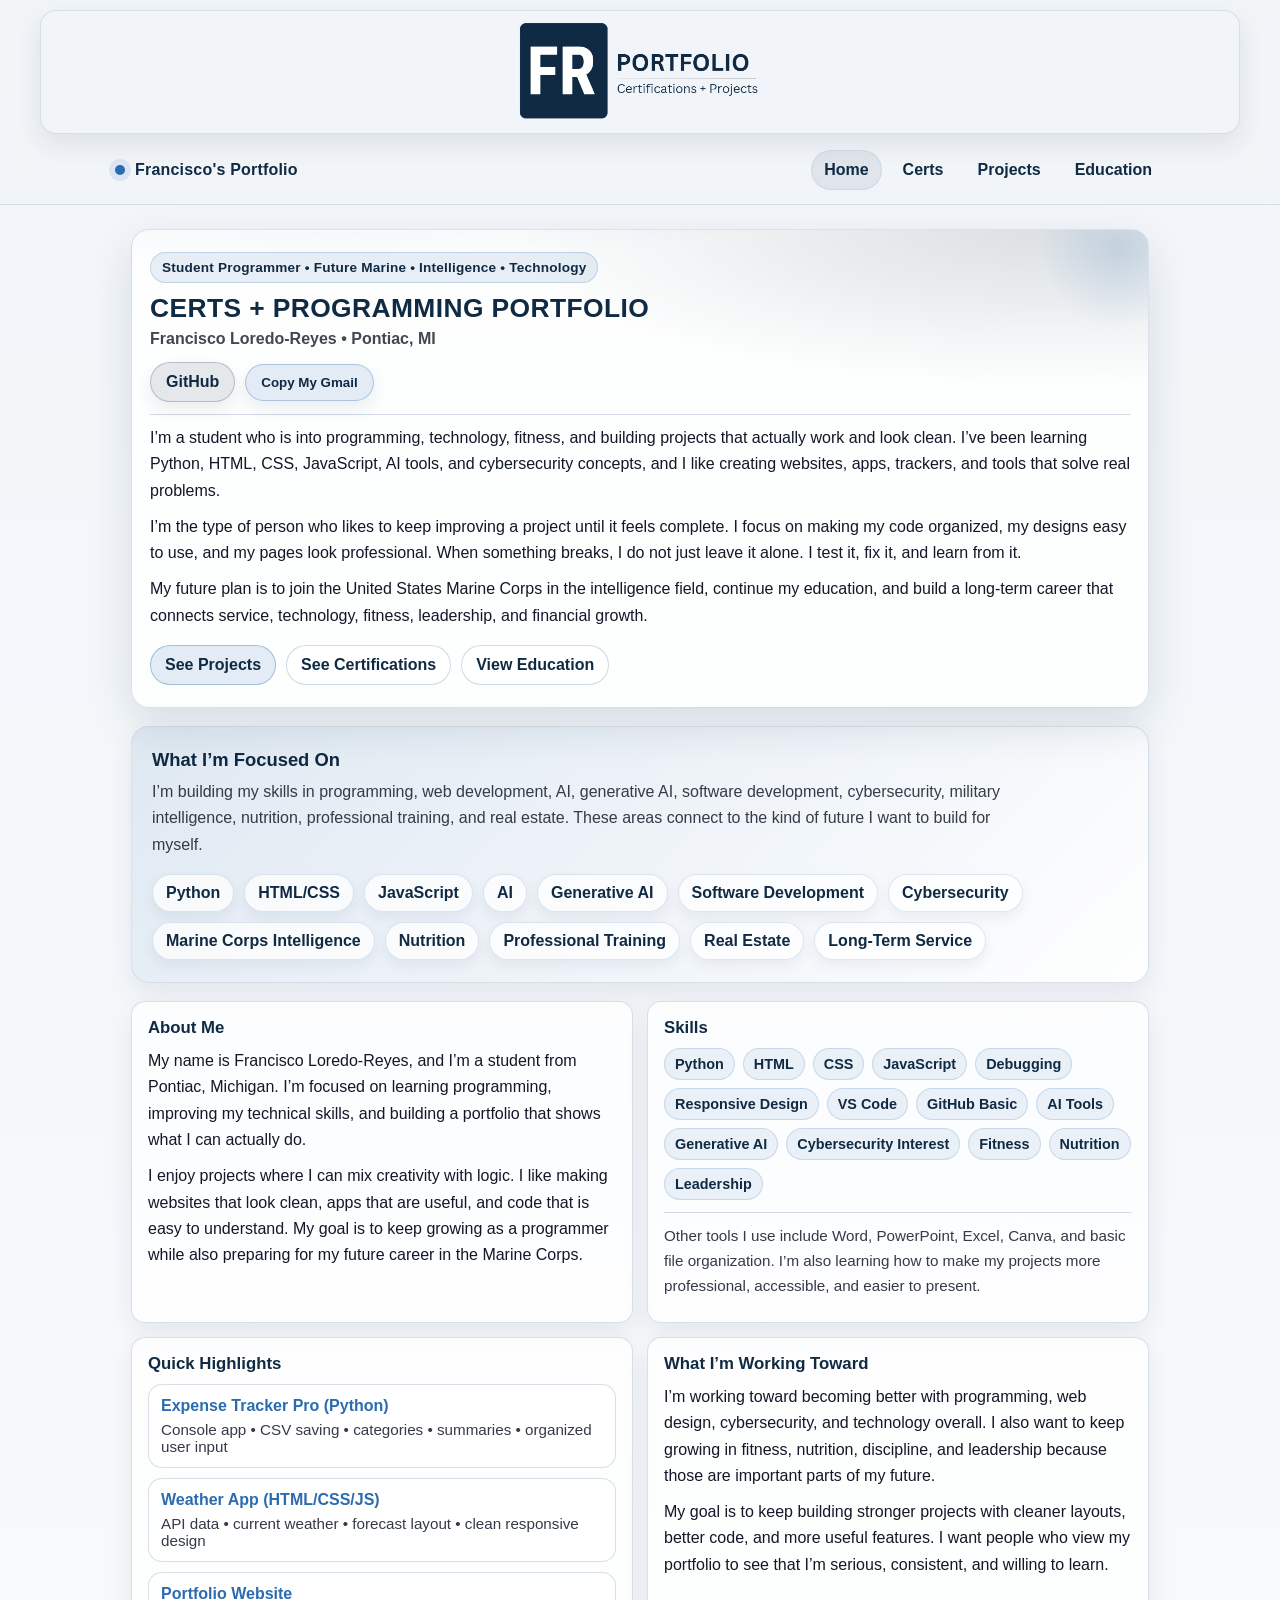
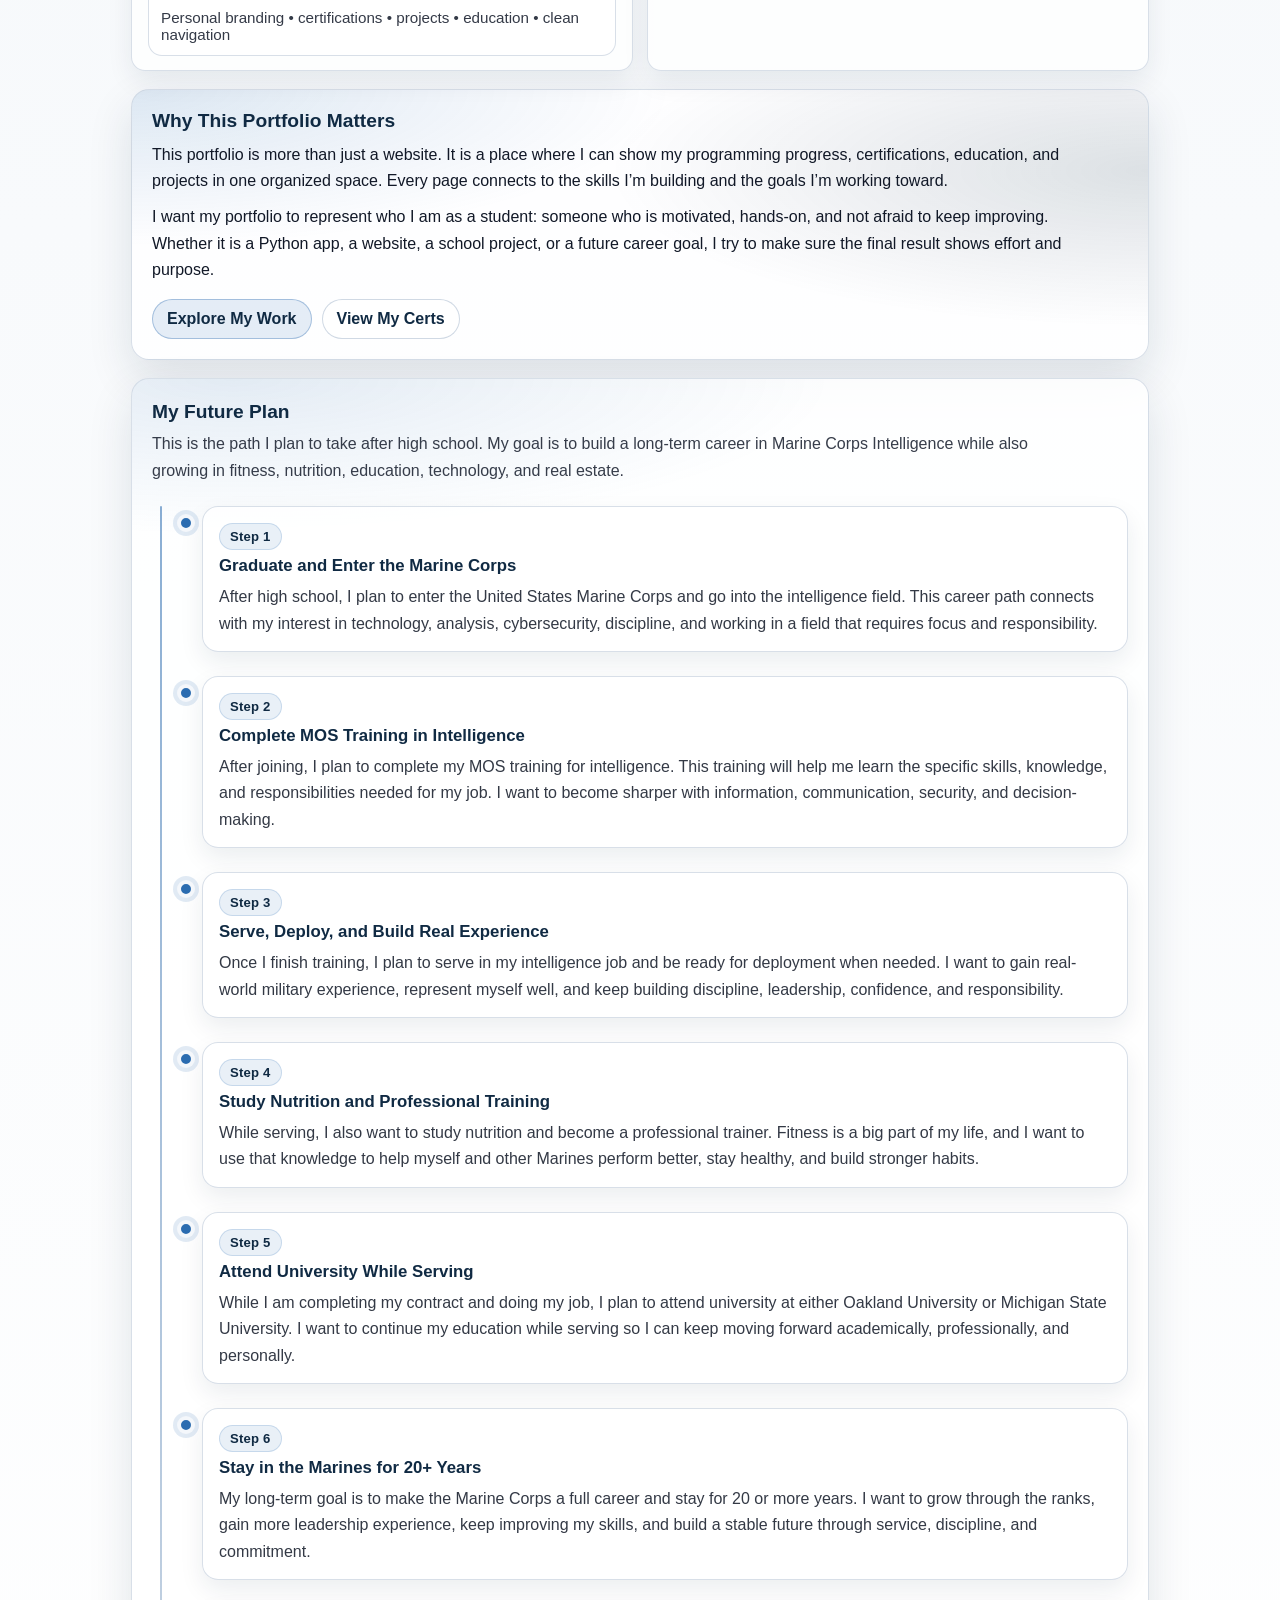
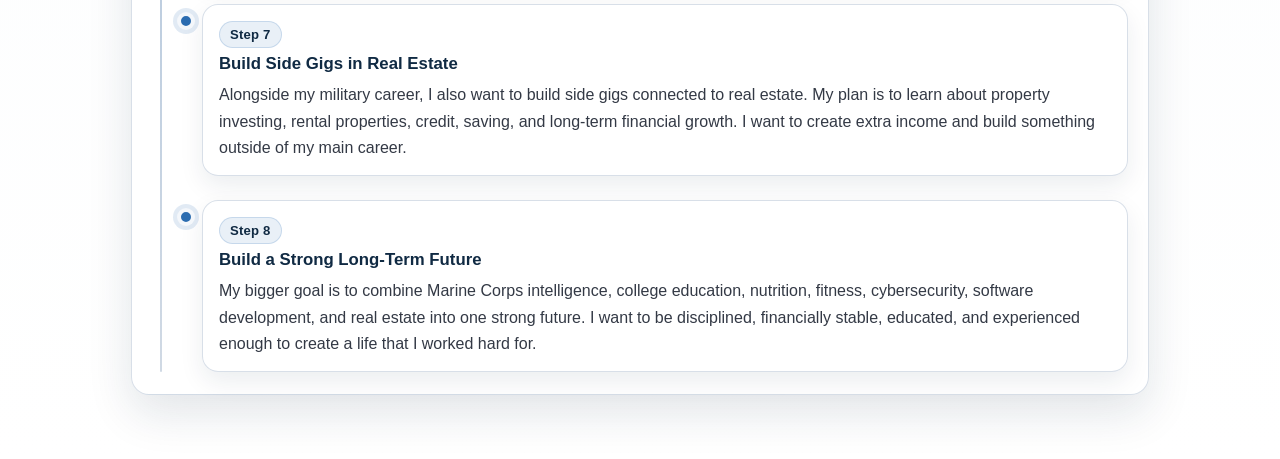
<file: index.html>
<!DOCTYPE html>
<html lang="en">
  <head>
    <meta charset="utf-8" />
    <meta name="viewport" content="width=device-width, initial-scale=1" />
    <title>Francisco | Portfolio</title>
    <link rel="stylesheet" href="styles.css" />
  </head>

  <body>
    <header class="site-header">
      <div class="banner-wrap">
        <div class="banner">
          <img src="LOGO.png" alt="FR Portfolio Banner" />
        </div>
      </div>

      <nav class="nav">
        <div class="nav-inner">
          <div class="brand-mini">
            <span class="brand-dot"></span>
            <span>Francisco's Portfolio</span>
          </div>

          <div class="nav-links">
            <a class="active" href="index.html">Home</a>
            <a href="certs.html">Certs</a>
            <a href="projects.html">Projects</a>
            <a href="education.html">Education</a>
          </div>
        </div>
      </nav>
    </header>

    <main class="container">
      <section class="hero">
        <div class="eyebrow">
          Student Programmer • Future Marine • Intelligence • Technology
        </div>

        <h1>CERTS + PROGRAMMING PORTFOLIO</h1>

        <div class="meta">Francisco Loredo-Reyes • Pontiac, MI</div>

        <div class="profile-links">
          <a
            class="profile-link github-link"
            href="https://github.com/mmmmcheeseburger"
            target="_blank"
            rel="noopener noreferrer"
          >
            GitHub
          </a>

          <button
            class="profile-link gmail-link"
            type="button"
            onclick="copyGmail()"
          >
            Copy My Gmail
          </button>

          <span id="copyMessage" class="copy-message"></span>
        </div>

        <hr class="sep" />

        <p>
          I’m a student who is into programming, technology, fitness, and
          building projects that actually work and look clean. I’ve been
          learning Python, HTML, CSS, JavaScript, AI tools, and cybersecurity
          concepts, and I like creating websites, apps, trackers, and tools that
          solve real problems.
        </p>

        <p>
          I’m the type of person who likes to keep improving a project until it
          feels complete. I focus on making my code organized, my designs easy
          to use, and my pages look professional. When something breaks, I do
          not just leave it alone. I test it, fix it, and learn from it.
        </p>

        <p>
          My future plan is to join the United States Marine Corps in the
          intelligence field, continue my education, and build a long-term
          career that connects service, technology, fitness, leadership, and
          financial growth.
        </p>

        <div class="hero-actions">
          <a class="btn btn-primary" href="projects.html">See Projects</a>
          <a class="btn" href="certs.html">See Certifications</a>
          <a class="btn btn-ghost" href="education.html">View Education</a>
        </div>
      </section>

      <section class="focus-section">
        <div class="focus-intro">
          <h2>What I’m Focused On</h2>
          <p>
            I’m building my skills in programming, web development, AI,
            generative AI, software development, cybersecurity, military
            intelligence, nutrition, professional training, and real estate.
            These areas connect to the kind of future I want to build for
            myself.
          </p>
        </div>

        <div class="focus-tags">
          <span>Python</span>
          <span>HTML/CSS</span>
          <span>JavaScript</span>
          <span>AI</span>
          <span>Generative AI</span>
          <span>Software Development</span>
          <span>Cybersecurity</span>
          <span>Marine Corps Intelligence</span>
          <span>Nutrition</span>
          <span>Professional Training</span>
          <span>Real Estate</span>
          <span>Long-Term Service</span>
        </div>
      </section>

      <section class="grid">
        <div class="card">
          <h2>About Me</h2>

          <p>
            My name is Francisco Loredo-Reyes, and I’m a student from Pontiac,
            Michigan. I’m focused on learning programming, improving my
            technical skills, and building a portfolio that shows what I can
            actually do.
          </p>

          <p>
            I enjoy projects where I can mix creativity with logic. I like
            making websites that look clean, apps that are useful, and code that
            is easy to understand. My goal is to keep growing as a programmer
            while also preparing for my future career in the Marine Corps.
          </p>
        </div>

        <div class="card">
          <h2>Skills</h2>

          <div class="skills-list">
            <span class="badge">Python</span>
            <span class="badge">HTML</span>
            <span class="badge">CSS</span>
            <span class="badge">JavaScript</span>
            <span class="badge">Debugging</span>
            <span class="badge">Responsive Design</span>
            <span class="badge">VS Code</span>
            <span class="badge">GitHub Basic</span>
            <span class="badge">AI Tools</span>
            <span class="badge">Generative AI</span>
            <span class="badge">Cybersecurity Interest</span>
            <span class="badge">Fitness</span>
            <span class="badge">Nutrition</span>
            <span class="badge">Leadership</span>
          </div>

          <hr class="sep" />

          <p class="small">
            Other tools I use include Word, PowerPoint, Excel, Canva, and basic
            file organization. I’m also learning how to make my projects more
            professional, accessible, and easier to present.
          </p>
        </div>

        <div class="card">
          <h2>Quick Highlights</h2>

          <div class="project">
            <div class="title">Expense Tracker Pro (Python)</div>
            <div class="small">
              Console app • CSV saving • categories • summaries • organized user
              input
            </div>
          </div>

          <div style="height: 10px"></div>

          <div class="project">
            <div class="title">Weather App (HTML/CSS/JS)</div>
            <div class="small">
              API data • current weather • forecast layout • clean responsive
              design
            </div>
          </div>

          <div style="height: 10px"></div>

          <div class="project">
            <div class="title">Portfolio Website</div>
            <div class="small">
              Personal branding • certifications • projects • education • clean
              navigation
            </div>
          </div>
        </div>

        <div class="card">
          <h2>What I’m Working Toward</h2>

          <p>
            I’m working toward becoming better with programming, web design,
            cybersecurity, and technology overall. I also want to keep growing
            in fitness, nutrition, discipline, and leadership because those are
            important parts of my future.
          </p>

          <p>
            My goal is to keep building stronger projects with cleaner layouts,
            better code, and more useful features. I want people who view my
            portfolio to see that I’m serious, consistent, and willing to learn.
          </p>
        </div>
      </section>

      <section class="feature-section">
        <div class="feature-content">
          <h2>Why This Portfolio Matters</h2>

          <p>
            This portfolio is more than just a website. It is a place where I
            can show my programming progress, certifications, education, and
            projects in one organized space. Every page connects to the skills
            I’m building and the goals I’m working toward.
          </p>

          <p>
            I want my portfolio to represent who I am as a student: someone who
            is motivated, hands-on, and not afraid to keep improving. Whether it
            is a Python app, a website, a school project, or a future career
            goal, I try to make sure the final result shows effort and purpose.
          </p>

          <div class="hero-actions">
            <a class="btn btn-primary" href="projects.html">Explore My Work</a>
            <a class="btn" href="certs.html">View My Certs</a>
          </div>
        </div>
      </section>

      <section class="timeline-section">
        <div class="timeline-header">
          <h2>My Future Plan</h2>
          <p>
            This is the path I plan to take after high school. My goal is to
            build a long-term career in Marine Corps Intelligence while also
            growing in fitness, nutrition, education, technology, and real
            estate.
          </p>
        </div>

        <div class="timeline">
          <div class="timeline-item">
            <div class="timeline-dot"></div>
            <div class="timeline-content">
              <span class="timeline-step">Step 1</span>
              <h3>Graduate and Enter the Marine Corps</h3>
              <p>
                After high school, I plan to enter the United States Marine
                Corps and go into the intelligence field. This career path
                connects with my interest in technology, analysis,
                cybersecurity, discipline, and working in a field that requires
                focus and responsibility.
              </p>
            </div>
          </div>

          <div class="timeline-item">
            <div class="timeline-dot"></div>
            <div class="timeline-content">
              <span class="timeline-step">Step 2</span>
              <h3>Complete MOS Training in Intelligence</h3>
              <p>
                After joining, I plan to complete my MOS training for
                intelligence. This training will help me learn the specific
                skills, knowledge, and responsibilities needed for my job. I
                want to become sharper with information, communication,
                security, and decision-making.
              </p>
            </div>
          </div>

          <div class="timeline-item">
            <div class="timeline-dot"></div>
            <div class="timeline-content">
              <span class="timeline-step">Step 3</span>
              <h3>Serve, Deploy, and Build Real Experience</h3>
              <p>
                Once I finish training, I plan to serve in my intelligence job
                and be ready for deployment when needed. I want to gain
                real-world military experience, represent myself well, and keep
                building discipline, leadership, confidence, and responsibility.
              </p>
            </div>
          </div>

          <div class="timeline-item">
            <div class="timeline-dot"></div>
            <div class="timeline-content">
              <span class="timeline-step">Step 4</span>
              <h3>Study Nutrition and Professional Training</h3>
              <p>
                While serving, I also want to study nutrition and become a
                professional trainer. Fitness is a big part of my life, and I
                want to use that knowledge to help myself and other Marines
                perform better, stay healthy, and build stronger habits.
              </p>
            </div>
          </div>

          <div class="timeline-item">
            <div class="timeline-dot"></div>
            <div class="timeline-content">
              <span class="timeline-step">Step 5</span>
              <h3>Attend University While Serving</h3>
              <p>
                While I am completing my contract and doing my job, I plan to
                attend university at either Oakland University or Michigan State
                University. I want to continue my education while serving so I
                can keep moving forward academically, professionally, and
                personally.
              </p>
            </div>
          </div>

          <div class="timeline-item">
            <div class="timeline-dot"></div>
            <div class="timeline-content">
              <span class="timeline-step">Step 6</span>
              <h3>Stay in the Marines for 20+ Years</h3>
              <p>
                My long-term goal is to make the Marine Corps a full career and
                stay for 20 or more years. I want to grow through the ranks,
                gain more leadership experience, keep improving my skills, and
                build a stable future through service, discipline, and
                commitment.
              </p>
            </div>
          </div>

          <div class="timeline-item">
            <div class="timeline-dot"></div>
            <div class="timeline-content">
              <span class="timeline-step">Step 7</span>
              <h3>Build Side Gigs in Real Estate</h3>
              <p>
                Alongside my military career, I also want to build side gigs
                connected to real estate. My plan is to learn about property
                investing, rental properties, credit, saving, and long-term
                financial growth. I want to create extra income and build
                something outside of my main career.
              </p>
            </div>
          </div>

          <div class="timeline-item">
            <div class="timeline-dot"></div>
            <div class="timeline-content">
              <span class="timeline-step">Step 8</span>
              <h3>Build a Strong Long-Term Future</h3>
              <p>
                My bigger goal is to combine Marine Corps intelligence, college
                education, nutrition, fitness, cybersecurity, software
                development, and real estate into one strong future. I want to
                be disciplined, financially stable, educated, and experienced
                enough to create a life that I worked hard for.
              </p>
            </div>
          </div>
        </div>
      </section>
    </main>

    <script src="main.js"></script>
  </body>
</html>
</file>
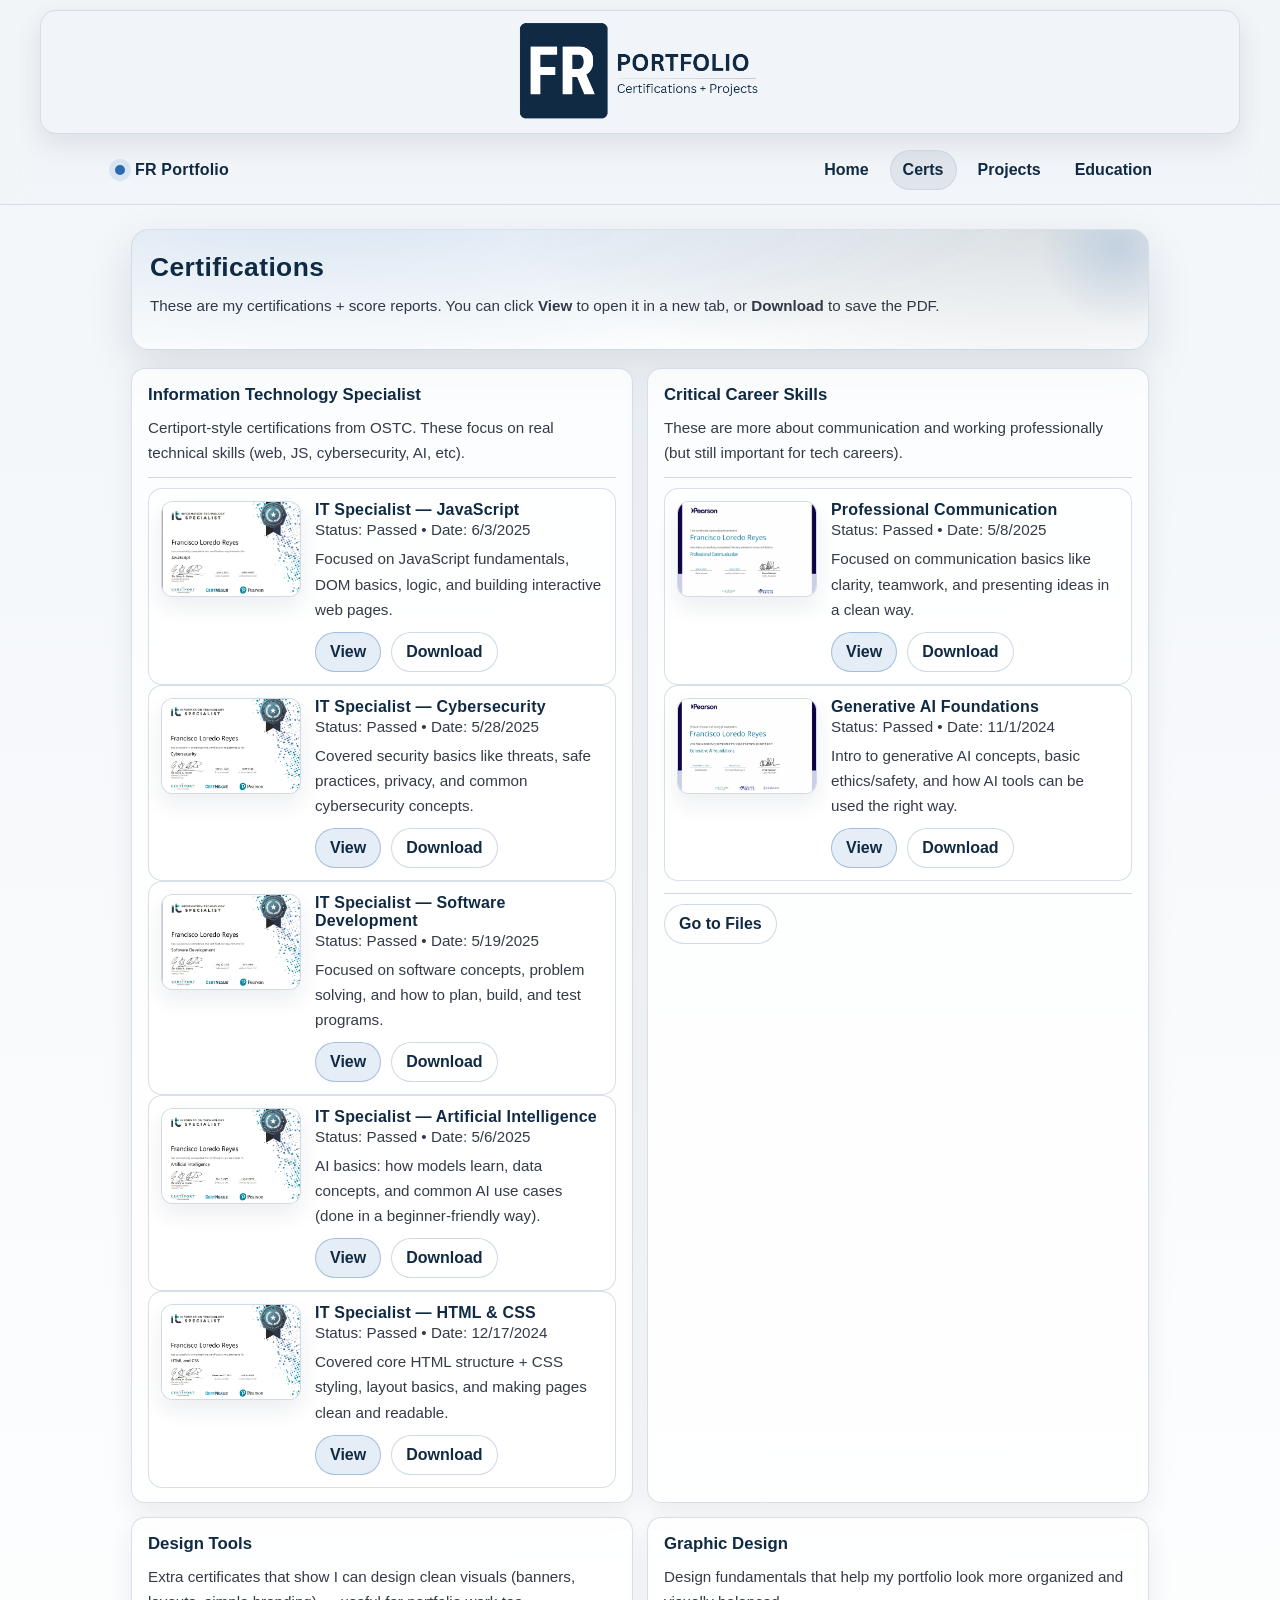
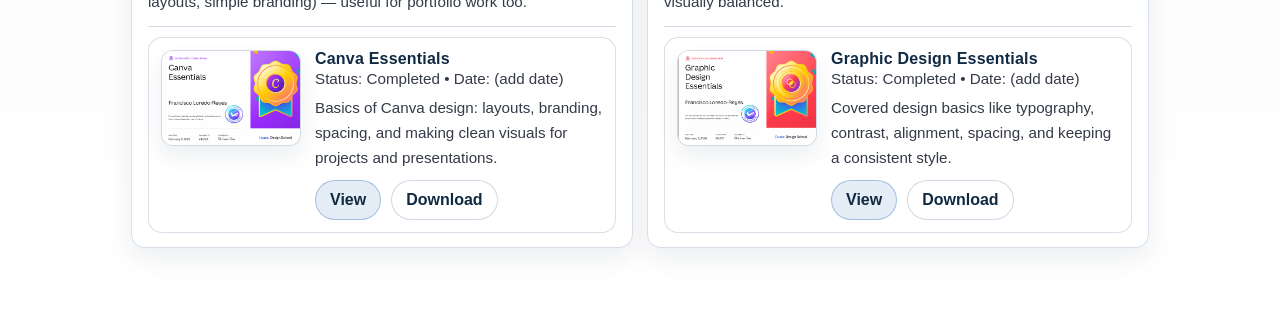
<file: certs.html>
<!DOCTYPE html>
<html lang="en">
  <head>
    <meta charset="utf-8" />
    <meta name="viewport" content="width=device-width,initial-scale=1" />
    <title>Certifications | FR Portfolio</title>
    <link rel="stylesheet" href="styles.css" />
  </head>

  <body>
    <header class="site-header">
      <div class="banner-wrap">
        <div class="banner">
          <img src="LOGO.png" alt="FR Portfolio Banner" />
        </div>
      </div>

      <nav class="nav">
        <div class="nav-inner">
          <div class="brand-mini">
            <span class="brand-dot"></span><span>FR Portfolio</span>
          </div>
          <div class="nav-links">
            <a href="index.html">Home</a>
            <a href="certs.html">Certs</a>
            <a href="projects.html">Projects</a>
            <a href="education.html">Education</a>
          </div>
        </div>
      </nav>
    </header>

    <main class="container">
      <section class="hero">
        <h1>Certifications</h1>
        <p class="small">
          These are my certifications + score reports. You can click
          <b>View</b> to open it in a new tab, or <b>Download</b> to save the
          PDF.
        </p>
      </section>

      <section class="grid">
        <!-- ===================== -->
        <!-- IT SPECIALIST CERTS -->
        <!-- ===================== -->
        <div class="card">
          <h2>Information Technology Specialist</h2>
          <p class="small">
            Certiport-style certifications from OSTC. These focus on real
            technical skills (web, JS, cybersecurity, AI, etc).
          </p>

          <hr class="sep" />

          <!-- JavaScript -->
          <article class="cert-item project">
            <img
              class="cert-thumb"
              src="js cert.png"
              alt="IT Specialist JavaScript preview"
              loading="lazy"
            />
            <div class="cert-body">
              <div class="cert-title">IT Specialist — JavaScript</div>
              <div class="cert-meta small">Status: Passed • Date: 6/3/2025</div>
              <p class="cert-desc small">
                Focused on JavaScript fundamentals, DOM basics, logic, and
                building interactive web pages.
              </p>
              <div class="cert-actions">
                <a
                  class="btn btn-primary"
                  href="cert JS.pdf"
                  target="_blank"
                  rel="noopener"
                  >View</a
                >
                <a
                  class="btn btn-ghost"
                  href="cert JS.pdf"
                  download
                  target="_blank"
                  rel="noopener"
                  >Download</a
                >
              </div>
            </div>
          </article>

          <!-- Cybersecurity -->
          <article class="cert-item project">
            <img
              class="cert-thumb"
              src="cyber .png"
              alt="IT Specialist Cybersecurity preview"
              loading="lazy"
            />
            <div class="cert-body">
              <div class="cert-title">IT Specialist — Cybersecurity</div>
              <div class="cert-meta small">
                Status: Passed • Date: 5/28/2025
              </div>
              <p class="cert-desc small">
                Covered security basics like threats, safe practices, privacy,
                and common cybersecurity concepts.
              </p>
              <div class="cert-actions">
                <a
                  class="btn btn-primary"
                  href="cert cyber.pdf"
                  target="_blank"
                  rel="noopener"
                  >View</a
                >
                <a
                  class="btn btn-ghost"
                  href="cert cyber.pdf"
                  download
                  target="_blank"
                  rel="noopener"
                  >Download</a
                >
              </div>
            </div>
          </article>

          <!-- Software Development -->
          <article class="cert-item project">
            <img
              class="cert-thumb"
              src="software.png"
              alt="IT Specialist Software Development preview"
              loading="lazy"
            />
            <div class="cert-body">
              <div class="cert-title">IT Specialist — Software Development</div>
              <div class="cert-meta small">
                Status: Passed • Date: 5/19/2025
              </div>
              <p class="cert-desc small">
                Focused on software concepts, problem solving, and how to plan,
                build, and test programs.
              </p>
              <div class="cert-actions">
                <a
                  class="btn btn-primary"
                  href="cert software.pdf"
                  target="_blank"
                  rel="noopener"
                  >View</a
                >
                <a
                  class="btn btn-ghost"
                  href="cert software.pdf"
                  download
                  target="_blank"
                  rel="noopener"
                  >Download</a
                >
              </div>
            </div>
          </article>

          <!-- AI -->
          <article class="cert-item project">
            <img
              class="cert-thumb"
              src="AI.png"
              alt="IT Specialist Artificial Intelligence preview"
              loading="lazy"
            />
            <div class="cert-body">
              <div class="cert-title">
                IT Specialist — Artificial Intelligence
              </div>
              <div class="cert-meta small">Status: Passed • Date: 5/6/2025</div>
              <p class="cert-desc small">
                AI basics: how models learn, data concepts, and common AI use
                cases (done in a beginner-friendly way).
              </p>
              <div class="cert-actions">
                <a
                  class="btn btn-primary"
                  href="cert AI.pdf"
                  target="_blank"
                  rel="noopener"
                  >View</a
                >
                <a
                  class="btn btn-ghost"
                  href="cert AI.pdf"
                  download
                  target="_blank"
                  rel="noopener"
                  >Download</a
                >
              </div>
            </div>
          </article>

          <!-- HTML/CSS -->
          <article class="cert-item project">
            <img
              class="cert-thumb"
              src="html and css .png"
              alt="IT Specialist HTML and CSS preview"
              loading="lazy"
            />
            <div class="cert-body">
              <div class="cert-title">IT Specialist — HTML &amp; CSS</div>
              <div class="cert-meta small">
                Status: Passed • Date: 12/17/2024
              </div>
              <p class="cert-desc small">
                Covered core HTML structure + CSS styling, layout basics, and
                making pages clean and readable.
              </p>
              <div class="cert-actions">
                <a
                  class="btn btn-primary"
                  href="cert Htmls and css.pdf"
                  target="_blank"
                  rel="noopener"
                  >View</a
                >
                <a
                  class="btn btn-ghost"
                  href="cert Htmls and css.pdf"
                  download
                  target="_blank"
                  rel="noopener"
                  >Download</a
                >
              </div>
            </div>
          </article>
        </div>

        <!-- ===================== -->
        <!-- CRITICAL CAREER SKILLS -->
        <!-- ===================== -->
        <div class="card">
          <h2>Critical Career Skills</h2>
          <p class="small">
            These are more about communication and working professionally (but
            still important for tech careers).
          </p>

          <hr class="sep" />

          <!-- Professional Communication -->
          <article class="cert-item project">
            <img
              class="cert-thumb"
              src="pro comms .png"
              alt="Professional Communication preview"
              loading="lazy"
            />
            <div class="cert-body">
              <div class="cert-title">Professional Communication</div>
              <div class="cert-meta small">Status: Passed • Date: 5/8/2025</div>
              <p class="cert-desc small">
                Focused on communication basics like clarity, teamwork, and
                presenting ideas in a clean way.
              </p>
              <div class="cert-actions">
                <a
                  class="btn btn-primary"
                  href="cert pro coms.pdf"
                  target="_blank"
                  rel="noopener"
                  >View</a
                >
                <a
                  class="btn btn-ghost"
                  href="cert pro coms.pdf"
                  download
                  target="_blank"
                  rel="noopener"
                  >Download</a
                >
              </div>
            </div>
          </article>

          <!-- Generative AI Foundations -->
          <article class="cert-item project">
            <img
              class="cert-thumb"
              src="gen ai .png"
              alt="Generative AI Foundations preview"
              loading="lazy"
            />
            <div class="cert-body">
              <div class="cert-title">Generative AI Foundations</div>
              <div class="cert-meta small">
                Status: Passed • Date: 11/1/2024
              </div>
              <p class="cert-desc small">
                Intro to generative AI concepts, basic ethics/safety, and how AI
                tools can be used the right way.
              </p>
              <div class="cert-actions">
                <a
                  class="btn btn-primary"
                  href="cert gen Ai.pdf"
                  target="_blank"
                  rel="noopener"
                  >View</a
                >
                <a
                  class="btn btn-ghost"
                  href="cert gen Ai.pdf"
                  download
                  target="_blank"
                  rel="noopener"
                  >Download</a
                >
              </div>
            </div>
          </article>

          <hr class="sep" />
          <a class="btn" href="files.html">Go to Files</a>
        </div>

        <!-- CANVA ESSENTIALS -->
        <div class="card">
          <h2>Design Tools</h2>
          <p class="small">
            Extra certificates that show I can design clean visuals (banners,
            layouts, simple branding) — useful for portfolio work too.
          </p>

          <hr class="sep" />

          <article class="cert-item project">
            <img
              class="cert-thumb"
              src="essentials .png"
              alt="Canva Essentials certificate preview"
              loading="lazy"
            />

            <div class="cert-body">
              <div class="cert-title">Canva Essentials</div>
              <div class="cert-meta small">
                Status: Completed • Date: (add date)
              </div>

              <p class="cert-desc small">
                Basics of Canva design: layouts, branding, spacing, and making
                clean visuals for projects and presentations.
              </p>

              <div class="cert-actions">
                <a
                  class="btn btn-primary"
                  href="francisco-loredo-reyes-graphic-design-essentials-certificate.pdf"
                  target="_blank"
                  rel="noopener"
                  >View</a
                >
                <a
                  class="btn btn-ghost"
                  href="francisco-loredo-reyes-canva-essentials-certificate.pdf"
                  download
                  target="_blank"
                  rel="noopener"
                  >Download</a
                >
              </div>
            </div>
          </article>
        </div>

        <!-- GRAPHIC DESIGN ESSENTIALS -->

        <div class="card">
          <h2>Graphic Design</h2>
          <p class="small">
            Design fundamentals that help my portfolio look more organized and
            visually balanced.
          </p>

          <hr class="sep" />

          <article class="cert-item project">
            <img
              class="cert-thumb"
              src="graphic.png"
              alt="Graphic Design Essentials certificate preview"
              loading="lazy"
            />

            <div class="cert-body">
              <div class="cert-title">Graphic Design Essentials</div>
              <div class="cert-meta small">
                Status: Completed • Date: (add date)
              </div>

              <p class="cert-desc small">
                Covered design basics like typography, contrast, alignment,
                spacing, and keeping a consistent style.
              </p>

              <div class="cert-actions">
                <a
                  class="btn btn-primary"
                  href="francisco-loredo-reyes-graphic-design-essentials-certificate.pdf"
                  target="_blank"
                  rel="noopener"
                  >View</a
                >
                <a
                  class="btn btn-ghost"
                  href="francisco-loredo-reyes-graphic-design-essentials-certificate.pdf"
                  download
                  target="_blank"
                  rel="noopener"
                  >Download</a
                >
              </div>
            </div>
          </article>
        </div>
      </section>
    </main>

    <script src="main.js"></script>
  </body>
</html>
</file>
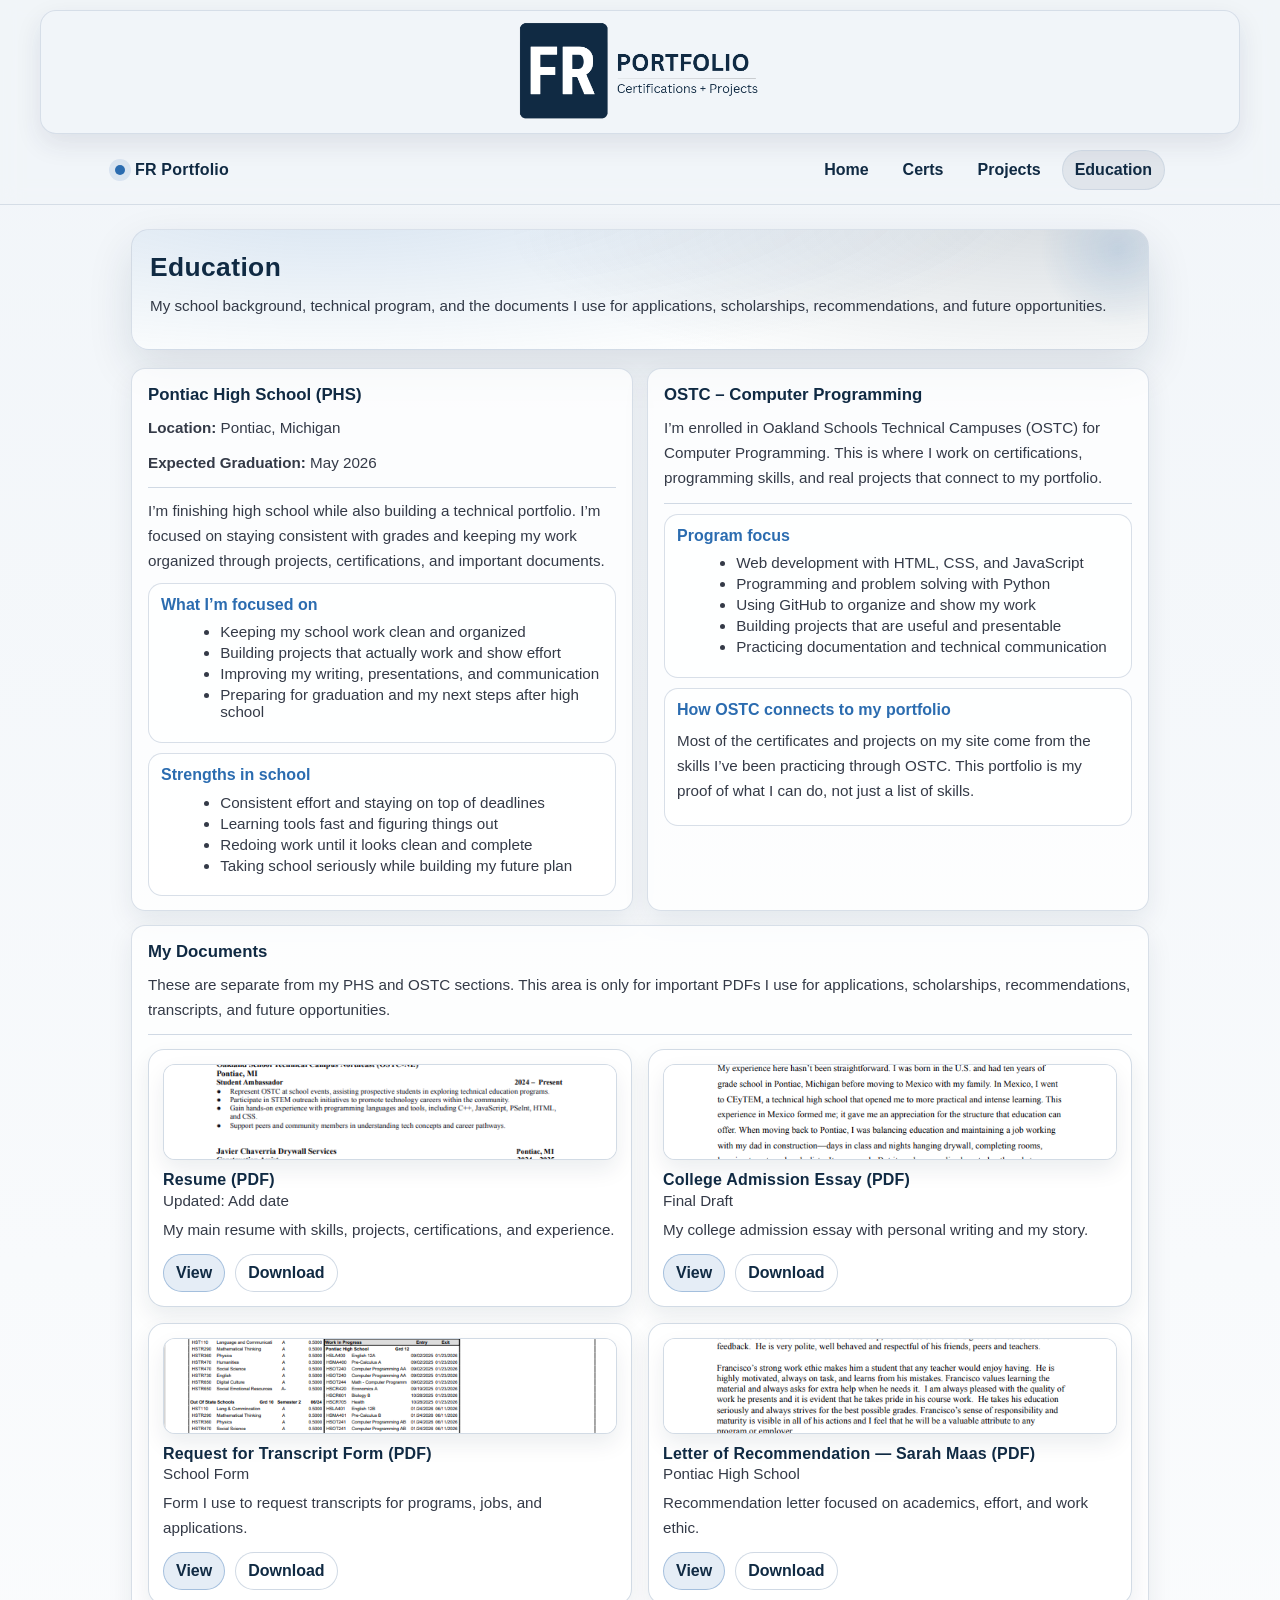
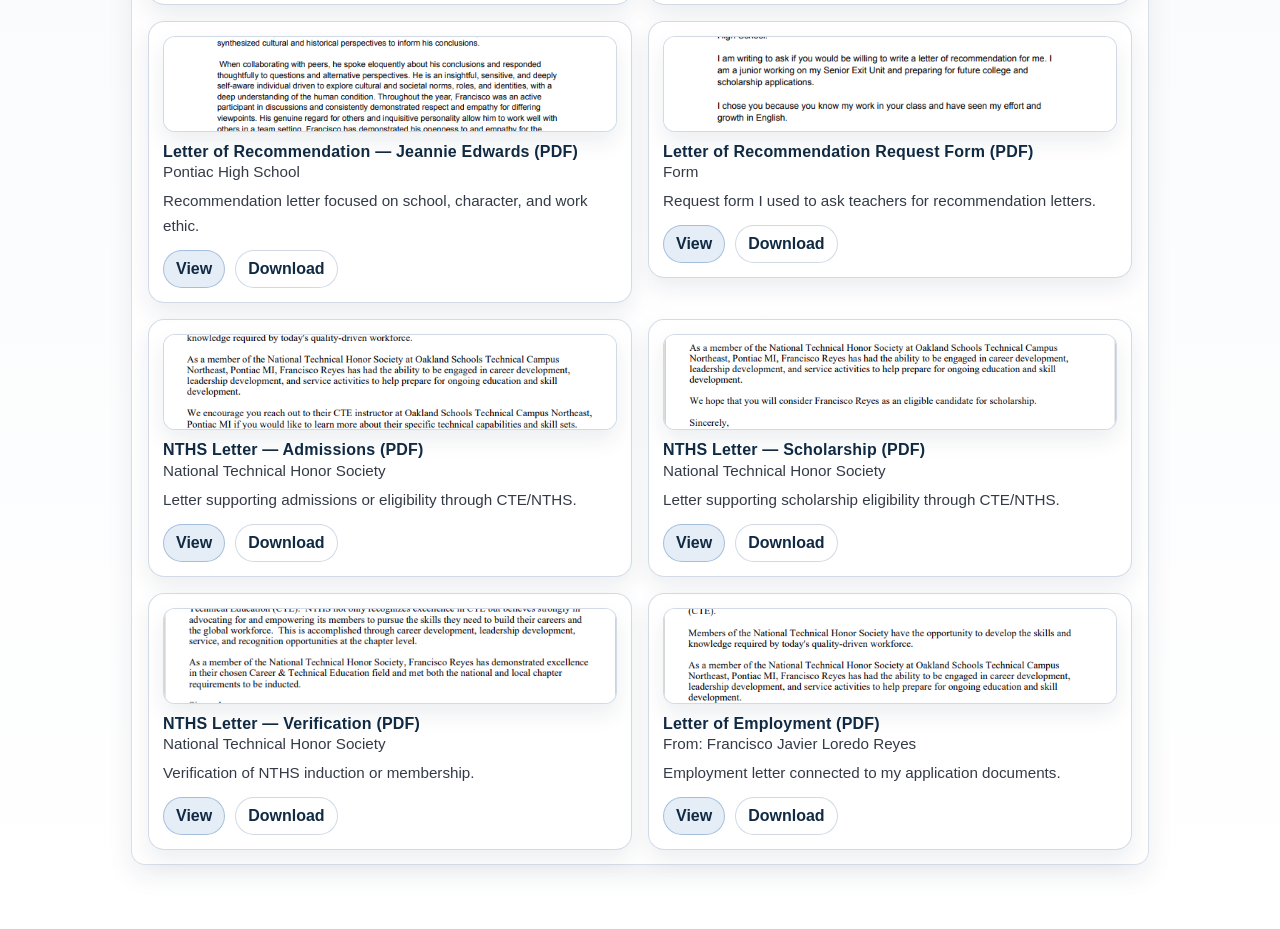
<file: education.html>
<!DOCTYPE html>
<html lang="en">
  <head>
    <meta charset="utf-8" />
    <meta name="viewport" content="width=device-width,initial-scale=1" />
    <title>Education | FR Portfolio</title>
    <link rel="stylesheet" href="styles.css" />
  </head>

  <body>
    <header class="site-header">
      <div class="banner-wrap">
        <div class="banner">
          <img src="LOGO.png" alt="FR Portfolio Banner" />
        </div>
      </div>

      <nav class="nav">
        <div class="nav-inner">
          <div class="brand-mini">
            <span class="brand-dot"></span>
            <span>FR Portfolio</span>
          </div>

          <div class="nav-links">
            <a href="index.html">Home</a>
            <a href="certs.html">Certs</a>
            <a href="projects.html">Projects</a>
            <a href="education.html">Education</a>
          </div>
        </div>
      </nav>
    </header>

    <main class="container">
      <section class="hero">
        <h1>Education</h1>
        <p class="small">
          My school background, technical program, and the documents I use for
          applications, scholarships, recommendations, and future opportunities.
        </p>
      </section>

      <section class="grid">
        <!-- PHS SECTION -->
        <div class="card">
          <h2>Pontiac High School (PHS)</h2>
          <p class="small"><b>Location:</b> Pontiac, Michigan</p>
          <p class="small"><b>Expected Graduation:</b> May 2026</p>

          <hr class="sep" />

          <p class="small">
            I’m finishing high school while also building a technical portfolio.
            I’m focused on staying consistent with grades and keeping my work
            organized through projects, certifications, and important documents.
          </p>

          <div class="project">
            <div class="title">What I’m focused on</div>
            <ul class="small">
              <li>Keeping my school work clean and organized</li>
              <li>Building projects that actually work and show effort</li>
              <li>Improving my writing, presentations, and communication</li>
              <li>
                Preparing for graduation and my next steps after high school
              </li>
            </ul>
          </div>

          <div style="height: 10px"></div>

          <div class="project">
            <div class="title">Strengths in school</div>
            <ul class="small">
              <li>Consistent effort and staying on top of deadlines</li>
              <li>Learning tools fast and figuring things out</li>
              <li>Redoing work until it looks clean and complete</li>
              <li>Taking school seriously while building my future plan</li>
            </ul>
          </div>
        </div>

        <!-- OSTC SECTION -->
        <div class="card">
          <h2>OSTC – Computer Programming</h2>
          <p class="small">
            I’m enrolled in Oakland Schools Technical Campuses (OSTC) for
            Computer Programming. This is where I work on certifications,
            programming skills, and real projects that connect to my portfolio.
          </p>

          <hr class="sep" />

          <div class="project">
            <div class="title">Program focus</div>
            <ul class="small">
              <li>Web development with HTML, CSS, and JavaScript</li>
              <li>Programming and problem solving with Python</li>
              <li>Using GitHub to organize and show my work</li>
              <li>Building projects that are useful and presentable</li>
              <li>Practicing documentation and technical communication</li>
            </ul>
          </div>

          <div style="height: 10px"></div>

          <div class="project">
            <div class="title">How OSTC connects to my portfolio</div>
            <p class="small">
              Most of the certificates and projects on my site come from the
              skills I’ve been practicing through OSTC. This portfolio is my
              proof of what I can do, not just a list of skills.
            </p>
          </div>
        </div>

        <!-- MY DOCUMENTS SECTION -->
        <div class="card" style="grid-column: span 12">
          <h2>My Documents</h2>
          <p class="small">
            These are separate from my PHS and OSTC sections. This area is only
            for important PDFs I use for applications, scholarships,
            recommendations, transcripts, and future opportunities.
          </p>

          <hr class="sep" />

          <div class="doc-grid">
            <!-- 1 -->
            <article class="doc-card">
              <img
                class="doc-thumb"
                src="Resume.png"
                alt="Resume preview"
                loading="lazy"
              />

              <div class="doc-body">
                <div class="doc-title">Resume (PDF)</div>
                <div class="doc-meta small">Updated: Add date</div>
                <p class="doc-desc small">
                  My main resume with skills, projects, certifications, and
                  experience.
                </p>

                <div class="doc-actions">
                  <a
                    class="btn btn-primary"
                    href="Franciso Loredo Reyes-Resume Professional  (3).pdf"
                    target="_blank"
                    rel="noopener"
                  >
                    View
                  </a>

                  <a
                    class="btn btn-ghost"
                    href="Franciso Loredo Reyes-Resume Professional  (3).pdf"
                    download
                  >
                    Download
                  </a>
                </div>
              </div>
            </article>

            <!-- 2 -->
            <article class="doc-card">
              <img
                class="doc-thumb"
                src="college Admission .png"
                alt="College essay preview"
                loading="lazy"
              />

              <div class="doc-body">
                <div class="doc-title">College Admission Essay (PDF)</div>
                <div class="doc-meta small">Final Draft</div>
                <p class="doc-desc small">
                  My college admission essay with personal writing and my story.
                </p>

                <div class="doc-actions">
                  <a
                    class="btn btn-primary"
                    href="College Admission Essay- Francisco Javier Loredo Reyes.pdf"
                    target="_blank"
                    rel="noopener"
                  >
                    View
                  </a>

                  <a
                    class="btn btn-ghost"
                    href="College Admission Essay- Francisco Javier Loredo Reyes.pdf"
                    download
                  >
                    Download
                  </a>
                </div>
              </div>
            </article>

            <!-- 3 -->
            <article class="doc-card">
              <img
                class="doc-thumb"
                src="transcript.png"
                alt="Transcript request preview"
                loading="lazy"
              />

              <div class="doc-body">
                <div class="doc-title">Request for Transcript Form (PDF)</div>
                <div class="doc-meta small">School Form</div>
                <p class="doc-desc small">
                  Form I use to request transcripts for programs, jobs, and
                  applications.
                </p>

                <div class="doc-actions">
                  <a
                    class="btn btn-primary"
                    href="Request for Transcript Form- Francisco Javier Loredo Reyes.pdf"
                    target="_blank"
                    rel="noopener"
                  >
                    View
                  </a>

                  <a
                    class="btn btn-ghost"
                    href="FLR Official Transcript.pdf"
                    download
                  >
                    Download
                  </a>
                </div>
              </div>
            </article>

            <!-- 4 -->
            <article class="doc-card">
              <img
                class="doc-thumb"
                src="Maas.png"
                alt="Sarah Maas recommendation letter preview"
                loading="lazy"
              />

              <div class="doc-body">
                <div class="doc-title">
                  Letter of Recommendation — Sarah Maas (PDF)
                </div>
                <div class="doc-meta small">Pontiac High School</div>
                <p class="doc-desc small">
                  Recommendation letter focused on academics, effort, and work
                  ethic.
                </p>

                <div class="doc-actions">
                  <a
                    class="btn btn-primary"
                    href="Francisco Loredo-Reyes.pdf"
                    target="_blank"
                    rel="noopener"
                  >
                    View
                  </a>

                  <a
                    class="btn btn-ghost"
                    href="Francisco Loredo-Reyes.pdf"
                    download
                  >
                    Download
                  </a>
                </div>
              </div>
            </article>

            <!-- 5 -->
            <article class="doc-card">
              <img
                class="doc-thumb"
                src="jeannie.png"
                alt="Jeannie Edwards recommendation letter preview"
                loading="lazy"
              />

              <div class="doc-body">
                <div class="doc-title">
                  Letter of Recommendation — Jeannie Edwards (PDF)
                </div>
                <div class="doc-meta small">Pontiac High School</div>
                <p class="doc-desc small">
                  Recommendation letter focused on school, character, and work
                  ethic.
                </p>

                <div class="doc-actions">
                  <a
                    class="btn btn-primary"
                    href="Loredo-Reyes letter of recomendation- Jennie Edwards.pdf"
                    target="_blank"
                    rel="noopener"
                  >
                    View
                  </a>

                  <a
                    class="btn btn-ghost"
                    href="Loredo-Reyes letter of recomendation- Jennie Edwards.pdf"
                    download
                  >
                    Download
                  </a>
                </div>
              </div>
            </article>

            <!-- 6 -->
            <article class="doc-card">
              <img
                class="doc-thumb"
                src="REQUEST ED.png"
                alt="Recommendation request form preview"
                loading="lazy"
              />

              <div class="doc-body">
                <div class="doc-title">
                  Letter of Recommendation Request Form (PDF)
                </div>
                <div class="doc-meta small">Form</div>
                <p class="doc-desc small">
                  Request form I used to ask teachers for recommendation
                  letters.
                </p>

                <div class="doc-actions">
                  <a
                    class="btn btn-primary"
                    href="Letter of Recommendation Request – Francisco Reyes (1).pdf"
                    target="_blank"
                    rel="noopener"
                  >
                    View
                  </a>

                  <a
                    class="btn btn-ghost"
                    href="Letter of Recommendation Request – Francisco Reyes (1).pdf"
                    download
                  >
                    Download
                  </a>
                </div>
              </div>
            </article>

            <!-- 7 -->
            <article class="doc-card">
              <img
                class="doc-thumb"
                src="NHS letter recodem.png"
                alt="NTHS admissions letter preview"
                loading="lazy"
              />

              <div class="doc-body">
                <div class="doc-title">NTHS Letter — Admissions (PDF)</div>
                <div class="doc-meta small">
                  National Technical Honor Society
                </div>
                <p class="doc-desc small">
                  Letter supporting admissions or eligibility through CTE/NTHS.
                </p>

                <div class="doc-actions">
                  <a
                    class="btn btn-primary"
                    href="admissions_letter-letters-of-recommendation.pdf"
                    target="_blank"
                    rel="noopener"
                  >
                    View
                  </a>

                  <a
                    class="btn btn-ghost"
                    href="admissions_letter-letters-of-recommendation.pdf"
                    download
                  >
                    Download
                  </a>
                </div>
              </div>
            </article>

            <!-- 8 -->
            <article class="doc-card">
              <img
                class="doc-thumb"
                src="scholarsip.png"
                alt="NTHS scholarship letter preview"
                loading="lazy"
              />

              <div class="doc-body">
                <div class="doc-title">NTHS Letter — Scholarship (PDF)</div>
                <div class="doc-meta small">
                  National Technical Honor Society
                </div>
                <p class="doc-desc small">
                  Letter supporting scholarship eligibility through CTE/NTHS.
                </p>

                <div class="doc-actions">
                  <a
                    class="btn btn-primary"
                    href="scholarship_letter-letters-of-recommendation.pdf"
                    target="_blank"
                    rel="noopener"
                  >
                    View
                  </a>

                  <a
                    class="btn btn-ghost"
                    href="scholarship_letter-letters-of-recommendation.pdf"
                    download
                  >
                    Download
                  </a>
                </div>
              </div>
            </article>

            <!-- 9 -->
            <article class="doc-card">
              <img
                class="doc-thumb"
                src="verification NHS.png"
                alt="NTHS verification letter preview"
                loading="lazy"
              />

              <div class="doc-body">
                <div class="doc-title">NTHS Letter — Verification (PDF)</div>
                <div class="doc-meta small">
                  National Technical Honor Society
                </div>
                <p class="doc-desc small">
                  Verification of NTHS induction or membership.
                </p>

                <div class="doc-actions">
                  <a
                    class="btn btn-primary"
                    href="verification_letter-letters-of-recommendation.pdf"
                    target="_blank"
                    rel="noopener"
                  >
                    View
                  </a>

                  <a
                    class="btn btn-ghost"
                    href="verification_letter-letters-of-recommendation.pdf"
                    download
                  >
                    Download
                  </a>
                </div>
              </div>
            </article>

            <!-- 10 -->
            <article class="doc-card">
              <img
                class="doc-thumb"
                src="employment.png"
                alt="Employment letter preview"
                loading="lazy"
              />

              <div class="doc-body">
                <div class="doc-title">Letter of Employment (PDF)</div>
                <div class="doc-meta small">
                  From: Francisco Javier Loredo Reyes
                </div>
                <p class="doc-desc small">
                  Employment letter connected to my application documents.
                </p>

                <div class="doc-actions">
                  <a
                    class="btn btn-primary"
                    href="employment_letter-letters-of-recommendation.pdf"
                    target="_blank"
                    rel="noopener"
                  >
                    View
                  </a>

                  <a
                    class="btn btn-ghost"
                    href="employment_letter-letters-of-recommendation.pdf"
                    download
                  >
                    Download
                  </a>
                </div>
              </div>
            </article>
          </div>
        </div>
      </section>
    </main>

    <script src="main.js"></script>
  </body>
</html>
</file>
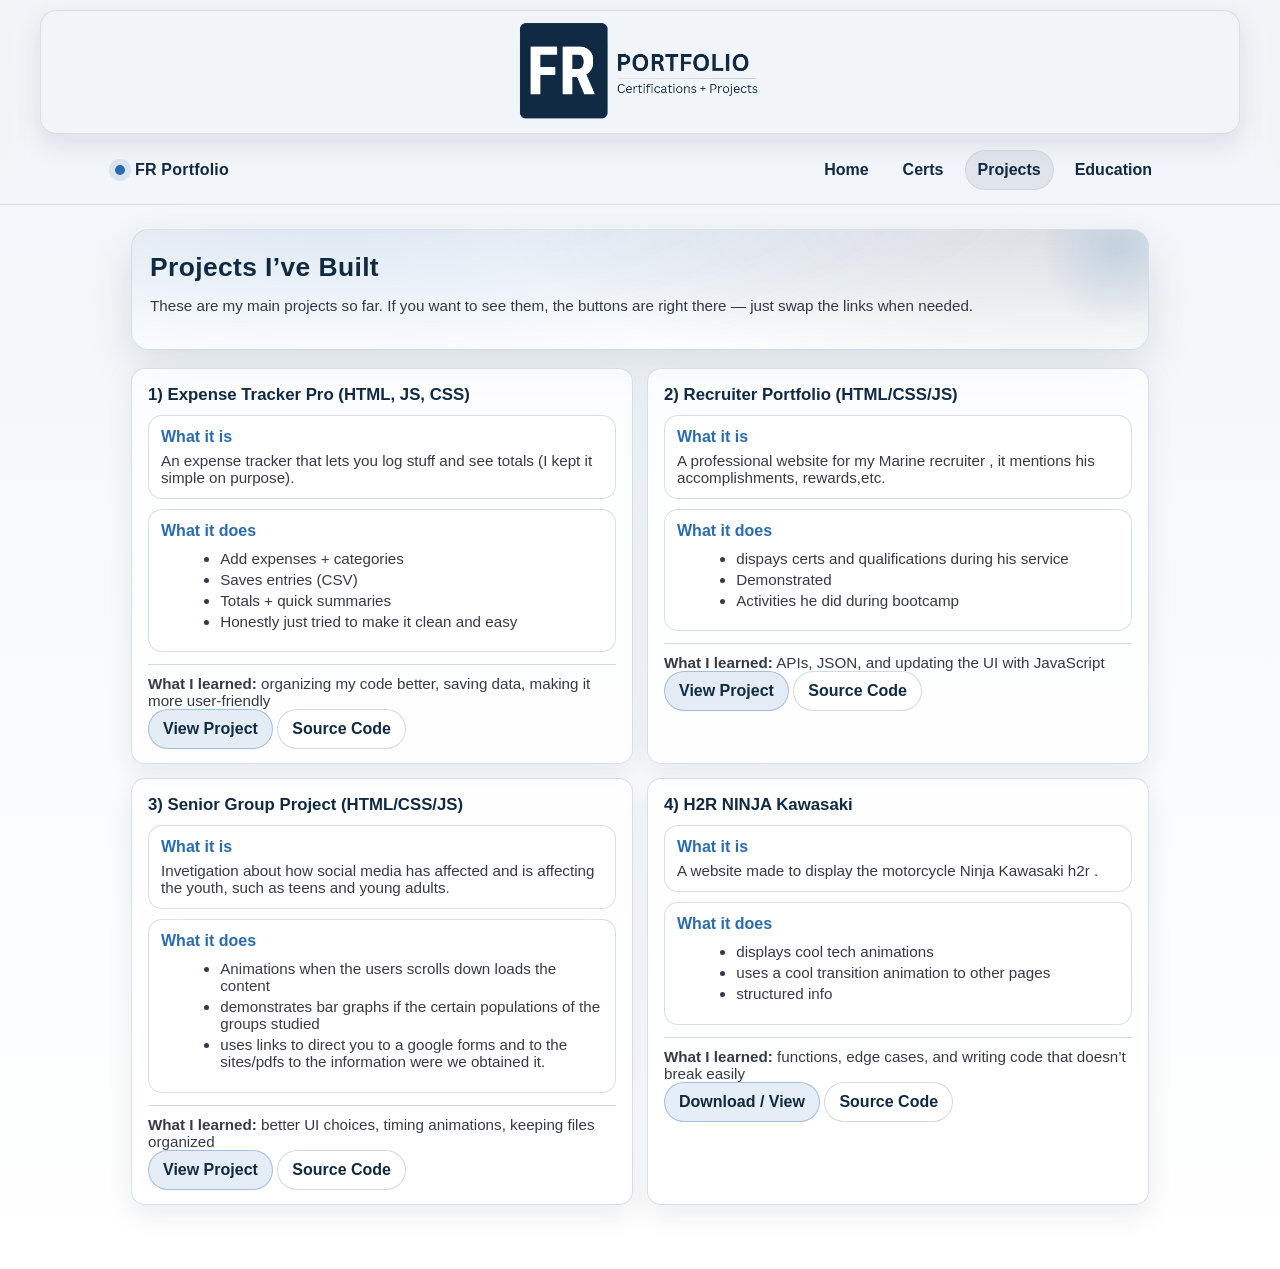
<file: projects.html>
<!DOCTYPE html>
<html lang="en">
  <head>
    <meta charset="utf-8" />
    <!-- phone friendl -->
    <meta name="viewport" content="width=device-width, initial-scale=1" />
    <title>Projects | FR Portfolio</title>
    <link rel="stylesheet" href="styles.css" />
  </head>

  <body>
    <header class="site-header">
      <div class="banner-wrap">
        <div class="banner">
          <img src="LOGO.png" alt="FR Portfolio Banner" />
        </div>
      </div>

      <nav class="nav">
        <div class="nav-inner">
          <div class="brand-mini">
            <span class="brand-dot"></span>
            <span>FR Portfolio</span>
          </div>

          <div class="nav-links">
            <a href="index.html">Home</a>
            <a href="certs.html">Certs</a>
            <a href="projects.html">Projects</a>
            <a href="education.html">Education</a>
          </div>
        </div>
      </nav>
    </header>

    <main class="container">
      <section class="hero">
        <h1>Projects I’ve Built</h1>
        <p class="small">
          These are my main projects so far. If you want to see them, the
          buttons are right there — just swap the links when needed.
        </p>
      </section>

      <section class="grid">
        <!-- Project 1 -->
        <div class="card">
          <h2>1) Expense Tracker Pro (HTML, JS, CSS)</h2>

          <div class="project">
            <div class="title">What it is</div>
            <div class="small">
              An expense tracker that lets you log stuff and see totals (I kept
              it simple on purpose).
            </div>
          </div>

          <div style="height: 10px"></div>

          <div class="project">
            <div class="title">What it does</div>
            <ul class="small">
              <li>Add expenses + categories</li>
              <li>Saves entries (CSV)</li>
              <li>Totals + quick summaries</li>
              <li>Honestly just tried to make it clean and easy</li>
            </ul>
          </div>

          <hr class="sep" />

          <div class="small">
            <b>What I learned:</b> organizing my code better, saving data,
            making it more user-friendly
          </div>

          <div class="project-actions">
            <a
              class="btn btn-primary"
              href="https://zvmyft.csb.app/"
              target="_blank"
              rel="noopener"
              >View Project</a
            >
            <a
              class="btn btn-ghost"
              href="https://codesandbox.io/p/sandbox/staging-rgb-zvmyft"
              target="_blank"
              rel="noopener"
              >Source Code</a
            >
          </div>
        </div>
        <div class="card">
          <h2>2) Recruiter Portfolio (HTML/CSS/JS)</h2>

          <div class="project">
            <div class="title">What it is</div>
            <div class="small">
              A professional website for my Marine recruiter , it mentions his
              accomplishments, rewards,etc.
            </div>
          </div>

          <div style="height: 10px"></div>

          <div class="project">
            <div class="title">What it does</div>
            <ul class="small">
              <li>dispays certs and qualifications during his service</li>
              <li>Demonstrated</li>
              <li>Activities he did during bootcamp</li>
            </ul>
          </div>

          <hr class="sep" />

          <div class="small">
            <b>What I learned:</b> APIs, JSON, and updating the UI with
            JavaScript
          </div>

          <div class="project-actions">
            <a
              class="btn btn-primary"
              href="https://mmmmcheeseburger.github.io/expense_cal/
              "
              target="_blank"
              rel="noopener"
              >View Project</a
            >
            <a
              class="btn btn-ghost"
              href="https://codesandbox.io/p/sandbox/stevie-harrison-3s7phh"
              target="_blank"
              rel="noopener"
              >Source Code</a
            >
          </div>
        </div>

        <!-- Project 3 -->
        <div class="card">
          <h2>3) Senior Group Project (HTML/CSS/JS)</h2>

          <div class="project">
            <div class="title">What it is</div>
            <div class="small">
              Invetigation about how social media has affected and is affecting
              the youth, such as teens and young adults.
            </div>
          </div>

          <div style="height: 10px"></div>

          <div class="project">
            <div class="title">What it does</div>
            <ul class="small">
              <li>Animations when the users scrolls down loads the content</li>
              <li>
                demonstrates bar graphs if the certain populations of the groups
                studied
              </li>
              <li>
                uses links to direct you to a google forms and to the sites/pdfs
                to the information were we obtained it.
              </li>
            </ul>
          </div>

          <hr class="sep" />

          <div class="small">
            <b>What I learned:</b> better UI choices, timing animations, keeping
            files organized
          </div>

          <div class="project-actions">
            <a
              class="btn btn-primary"
              href="https://mmmmcheeseburger.github.io/SCP_THE_BUMS_Does_social_lmedia_hurt_society/"
              target="_blank"
              rel="noopener"
              >View Project</a
            >
            <a
              class="btn btn-ghost"
              href="https://codesandbox.io/p/github/mmmmcheeseburger/SCP_THE_BUMS_Does_social_lmedia_hurt_society/main"
              target="_blank"
              rel="noopener"
              >Source Code</a
            >
          </div>
        </div>

        <!-- Project 4 -->
        <div class="card">
          <h2>4) H2R NINJA Kawasaki</h2>

          <div class="project">
            <div class="title">What it is</div>
            <div class="small">
              A website made to display the motorcycle Ninja Kawasaki h2r .
            </div>
          </div>

          <div style="height: 10px"></div>

          <div class="project">
            <div class="title">What it does</div>
            <ul class="small">
              <li>displays cool tech animations</li>
              <li>uses a cool transition animation to other pages</li>
              <li>structured info</li>
            </ul>
          </div>

          <hr class="sep" />

          <div class="small">
            <b>What I learned:</b> functions, edge cases, and writing code that
            doesn’t break easily
          </div>

          <div class="project-actions">
            <a
              class="btn btn-primary"
              href="https://codesandbox.io/p/sandbox/holy-https-krymch"
              target="_blank"
              rel="noopener"
              >Download / View</a
            >
            <a
              class="btn btn-ghost"
              href="https://codesandbox.io/p/github/mmmmcheeseburger/Kawaski_H2r/draft/weathered-pond"
              target="_blank"
              rel="noopener"
              >Source Code</a
            >
          </div>
        </div>
      </section>
    </main>

    <!-- The main.js file for all the html files -->
    <script src="main.js"></script>
  </body>
</html>
</file>
<file: styles.css>
:root {
  /* colour palet */
  --dark: #102a43;
  --accent: #2b6cb0;
  --soft: #f1f5f9;
  --text: #111827;
  --line: #cbd5e1;

  /* extras */
  --card: rgba(255, 255, 255, 0.72);
  --shadow: 0 18px 45px rgba(16, 42, 67, 0.12);
  --shadow2: 0 12px 28px rgba(16, 42, 67, 0.14);
  --radius: 18px;
  --radius2: 14px;

  --max: 1050px;
}

* {
  box-sizing: border-box;
}

html {
  scroll-behavior: smooth;
}

body {
  margin: 0;
  font-family: Inter, Calibri, Arial, sans-serif;
  color: var(--text);
  background: linear-gradient(180deg, var(--soft), #ffffff);
}

::selection {
  background: rgba(43, 108, 176, 0.22);
}

/* Links */
a {
  color: inherit;
  text-decoration: none;
}

p {
  line-height: 1.65;
  margin: 0.6rem 0;
}

ul {
  margin: 0.6rem 0 0.6rem 1.2rem;
}

li {
  margin: 0.25rem 0;
}

:focus-visible {
  outline: 3px solid rgba(43, 108, 176, 0.35);
  outline-offset: 3px;
  border-radius: 10px;
}

/* Header */
.site-header {
  position: sticky;
  top: 0;
  z-index: 50;
  background: rgba(241, 245, 249, 0.86);
  backdrop-filter: blur(10px);
  border-bottom: 1px solid rgba(203, 213, 225, 0.75);
}

/* Banner wrapper */
.banner-wrap {
  width: 100%;
  display: flex;
  justify-content: center;
  padding: 10px 12px 6px;
}

/* Banner size */
.banner {
  width: min(1200px, 100%);
  height: clamp(86px, 10vw, 124px);
  border-radius: 16px;
  overflow: hidden;
  box-shadow: 0 10px 26px rgba(16, 42, 67, 0.1);
  border: 1px solid rgba(203, 213, 225, 0.7);
  background: var(--soft);
  padding: 8px;
  transform: translateY(-2px);
  animation: bannerIn 500ms ease forwards;
}

@keyframes bannerIn {
  to {
    transform: translateY(0);
  }
}

.banner img {
  width: 100%;
  height: 100%;
  object-fit: contain;
  object-position: center;
  display: block;
  border-radius: 12px;
  image-rendering: auto;
}

/* Nav */
.nav {
  display: flex;
  justify-content: center;
  padding: 10px 12px 14px;
}

.nav-inner {
  width: min(var(--max), 100%);
  display: flex;
  gap: 10px;
  align-items: center;
  justify-content: space-between;
}

/* Mini brand */
.brand-mini {
  display: flex;
  align-items: center;
  gap: 10px;
  color: var(--dark);
  font-weight: 800;
  letter-spacing: 0.2px;
}

.brand-dot {
  width: 10px;
  height: 10px;
  border-radius: 999px;
  background: var(--accent);
  box-shadow: 0 0 0 6px rgba(43, 108, 176, 0.12);
}

.nav-links {
  display: flex;
  flex-wrap: wrap;
  gap: 8px;
}

.nav-links a {
  position: relative;
  padding: 10px 12px;
  border-radius: 999px;
  font-weight: 650;
  color: var(--dark);
  border: 1px solid rgba(203, 213, 225, 0);
  transition: transform 0.18s ease, background 0.18s ease,
    border-color 0.18s ease;
}

.nav-links a:hover {
  background: rgba(43, 108, 176, 0.1);
  border-color: rgba(43, 108, 176, 0.18);
  transform: translateY(-1px);
}

.nav-links a.active {
  background: rgba(16, 42, 67, 0.08);
  border: 1px solid rgba(203, 213, 225, 0.85);
}

/* Layout */
.container {
  width: min(var(--max), 100%);
  margin: 0 auto;
  padding: 24px 16px 64px;
}

/* Hero */
.hero {
  padding: 22px 18px;
  border-radius: var(--radius);
  background: radial-gradient(
      1200px 300px at 20% -30%,
      rgba(43, 108, 176, 0.18),
      transparent 60%
    ),
    radial-gradient(
      900px 260px at 90% 0%,
      rgba(16, 42, 67, 0.14),
      transparent 60%
    ),
    rgba(255, 255, 255, 0.82);
  border: 1px solid rgba(203, 213, 225, 0.7);
  box-shadow: var(--shadow);
  overflow: hidden;
  position: relative;
}

/* Soft glow */
.hero::after {
  content: "";
  position: absolute;
  right: -80px;
  top: -90px;
  width: 220px;
  height: 220px;
  background: radial-gradient(
    closest-side,
    rgba(43, 108, 176, 0.16),
    transparent 70%
  );
  filter: blur(1px);
}

.hero h1 {
  margin: 0 0 6px;
  color: var(--dark);
  font-size: clamp(1.2rem, 2.2vw, 1.65rem);
  letter-spacing: 0.4px;
}

.hero .meta {
  color: rgba(17, 24, 39, 0.8);
  font-weight: 600;
  margin-top: 4px;
}

.grid {
  margin-top: 18px;
  display: grid;
  grid-template-columns: repeat(12, 1fr);
  gap: 14px;
}

.card {
  grid-column: span 6;
  border-radius: var(--radius2);
  background: var(--card);
  border: 1px solid rgba(203, 213, 225, 0.75);
  box-shadow: 0 10px 26px rgba(16, 42, 67, 0.08);
  padding: 16px 16px 14px;
  transform: translateY(10px);
  opacity: 0;
  transition: transform 0.55s ease, opacity 0.55s ease, box-shadow 0.25s ease;
}

.card.show {
  transform: translateY(0);
  opacity: 1;
}

/* Hover lift */
.card:hover {
  box-shadow: var(--shadow2);
}

.card h2 {
  margin: 0 0 10px;
  color: var(--dark);
  font-size: 1.05rem;
}

hr.sep {
  border: none;
  height: 1px;
  background: rgba(203, 213, 225, 0.9);
  margin: 12px 0 10px;
}

/* Project blocks */
.project {
  padding: 12px 12px;
  border-radius: 14px;
  border: 1px solid rgba(203, 213, 225, 0.75);
  background: rgba(255, 255, 255, 0.75);
  transition: transform 0.18s ease, box-shadow 0.18s ease,
    border-color 0.18s ease;
  transform: translateY(10px);
  opacity: 0;
}

.project.show {
  transform: translateY(0);
  opacity: 1;
  transition: transform 0.55s ease, opacity 0.55s ease, box-shadow 0.18s ease,
    border-color 0.18s ease;
}

.project:hover {
  transform: translateY(-2px);
  box-shadow: 0 14px 34px rgba(16, 42, 67, 0.1);
  border-color: rgba(43, 108, 176, 0.22);
}

.project .title {
  color: var(--accent);
  font-weight: 800;
  margin: 0 0 6px;
}

.small {
  font-size: 0.95rem;
  color: rgba(17, 24, 39, 0.85);
}

/* Buttons */
.btn {
  display: inline-flex;
  align-items: center;
  justify-content: center;
  gap: 8px;
  border-radius: 999px;
  padding: 10px 14px;
  border: 1px solid rgba(203, 213, 225, 0.9);
  background: rgba(255, 255, 255, 0.9);
  color: var(--dark);
  font-weight: 750;
  cursor: pointer;
  transition: transform 0.18s ease, background 0.18s ease,
    border-color 0.18s ease, box-shadow 0.18s ease;
}

.btn:hover {
  transform: translateY(-1px);
  border-color: rgba(43, 108, 176, 0.35);
  background: rgba(43, 108, 176, 0.08);
  box-shadow: 0 10px 24px rgba(16, 42, 67, 0.1);
}

.btn:active {
  transform: translateY(0px);
}

/* Primary button */
.btn-primary {
  background: rgba(43, 108, 176, 0.12);
  border-color: rgba(43, 108, 176, 0.35);
  color: var(--dark);
}

.btn-primary:hover {
  background: rgba(43, 108, 176, 0.18);
  border-color: rgba(43, 108, 176, 0.55);
}

/* Secondary */
.btn-ghost {
  background: rgba(255, 255, 255, 0.9);
}

.btn-ghost:hover {
  background: rgba(16, 42, 67, 0.06);
  border-color: rgba(16, 42, 67, 0.22);
}

.btn-disabled {
  opacity: 0.55;
  cursor: not-allowed;
  transform: none !important;
  box-shadow: none !important;
}

/* Certifications preview base */
.cert-item {
  display: grid;
  grid-template-columns: 140px 1fr;
  gap: 14px;
  align-items: start;
}

.cert-thumb {
  width: 100%;
  height: 96px;
  object-fit: cover;
  border-radius: 12px;
  border: 1px solid rgba(203, 213, 225, 0.85);
  background: #fff;
  box-shadow: 0 10px 22px rgba(16, 42, 67, 0.08);
  transition: transform 0.18s ease, box-shadow 0.18s ease;
}

.cert-item:hover .cert-thumb {
  transform: translateY(-2px);
  box-shadow: 0 16px 30px rgba(16, 42, 67, 0.12);
}

.cert-title {
  font-weight: 900;
  color: var(--dark);
  letter-spacing: 0.2px;
  margin-bottom: 2px;
}

.cert-meta {
  margin-top: 2px;
}

.cert-desc {
  margin-top: 8px;
}

.cert-actions {
  display: flex;
  gap: 10px;
  flex-wrap: wrap;
  margin-top: 10px;
}

/* Docs grid */
.doc-grid {
  margin-top: 14px;
  display: grid;
  grid-template-columns: repeat(2, minmax(0, 1fr));
  gap: 16px;
  align-items: start;
}

/* Each doc card */
.doc-card {
  border-radius: 16px;
  background: rgba(255, 255, 255, 0.78);
  border: 1px solid rgba(203, 213, 225, 0.85);
  box-shadow: 0 10px 22px rgba(16, 42, 67, 0.08);
  padding: 14px;
  overflow: hidden;
  transform: translateY(10px);
  opacity: 0;
  transition: transform 0.55s ease, opacity 0.55s ease, box-shadow 0.25s ease;
}

.doc-card.show {
  transform: translateY(0);
  opacity: 1;
}

.doc-card:hover {
  box-shadow: var(--shadow2);
}

/* Inside layout */
.doc-thumb {
  width: 100%;
  height: 96px;
  object-fit: cover;
  border-radius: 12px;
  border: 1px solid rgba(203, 213, 225, 0.85);
  background: #fff;
  box-shadow: 0 10px 22px rgba(16, 42, 67, 0.08);
  display: block;
}

.doc-body {
  margin-top: 10px;
}

.doc-title {
  font-weight: 900;
  color: var(--dark);
  letter-spacing: 0.2px;
  margin-bottom: 2px;
  line-height: 1.2;
}

.doc-meta {
  margin-top: 2px;
}

.doc-desc {
  margin-top: 8px;
}

.doc-actions {
  display: flex;
  gap: 10px;
  flex-wrap: wrap;
  margin-top: 12px;
}

.doc-card .btn {
  padding: 9px 12px;
}

/* Home page upgrades */

.eyebrow {
  display: inline-flex;
  align-items: center;
  gap: 8px;
  margin-bottom: 10px;
  padding: 7px 11px;
  border-radius: 999px;
  background: rgba(43, 108, 176, 0.1);
  border: 1px solid rgba(43, 108, 176, 0.2);
  color: var(--dark);
  font-weight: 800;
  font-size: 0.85rem;
  letter-spacing: 0.2px;
}

.hero-actions {
  margin-top: 16px;
  display: flex;
  gap: 10px;
  flex-wrap: wrap;
}

/* Less-boxy focus section */
.focus-section {
  margin-top: 18px;
  padding: 22px 20px;
  border-radius: var(--radius);
  background: linear-gradient(
    135deg,
    rgba(43, 108, 176, 0.1),
    rgba(255, 255, 255, 0.86)
  );
  border: 1px solid rgba(203, 213, 225, 0.65);
  box-shadow: 0 12px 28px rgba(16, 42, 67, 0.08);
}

.focus-intro h2 {
  margin: 0 0 8px;
  color: var(--dark);
  font-size: 1.15rem;
}

.focus-intro p {
  max-width: 850px;
  margin: 0;
  color: rgba(17, 24, 39, 0.84);
}

.focus-tags {
  margin-top: 16px;
  display: flex;
  flex-wrap: wrap;
  gap: 10px;
}

.focus-tags span {
  display: inline-flex;
  align-items: center;
  padding: 9px 13px;
  border-radius: 999px;
  background: rgba(255, 255, 255, 0.72);
  border: 1px solid rgba(43, 108, 176, 0.16);
  color: var(--dark);
  font-weight: 750;
  box-shadow: 0 6px 14px rgba(16, 42, 67, 0.06);
}

/* Skill badges */
.skills-list {
  display: flex;
  flex-wrap: wrap;
  gap: 8px;
}

.badge {
  display: inline-flex;
  align-items: center;
  width: fit-content;
  padding: 7px 10px;
  border-radius: 999px;
  background: rgba(43, 108, 176, 0.09);
  border: 1px solid rgba(43, 108, 176, 0.18);
  color: var(--dark);
  font-weight: 750;
  font-size: 0.9rem;
}

/* Feature section */
.feature-section {
  margin-top: 18px;
  border-radius: var(--radius);
  background: radial-gradient(
      900px 260px at 0% 0%,
      rgba(43, 108, 176, 0.16),
      transparent 60%
    ),
    radial-gradient(
      900px 260px at 100% 30%,
      rgba(16, 42, 67, 0.14),
      transparent 60%
    ),
    rgba(255, 255, 255, 0.82);
  border: 1px solid rgba(203, 213, 225, 0.75);
  box-shadow: var(--shadow);
  padding: 20px;
}

.feature-content h2 {
  margin: 0 0 10px;
  color: var(--dark);
  font-size: 1.2rem;
}

.feature-content p {
  max-width: 920px;
}

/* Phone */
@media (max-width: 860px) {
  .card {
    grid-column: span 12;
  }

  .nav-inner {
    flex-direction: column;
    align-items: flex-start;
    gap: 10px;
  }

  .banner {
    height: clamp(76px, 16vw, 110px);
    padding: 7px;
  }

  .hero {
    padding: 18px 14px;
  }

  .doc-grid {
    grid-template-columns: 1fr;
  }

  .hero-actions {
    flex-direction: column;
    align-items: stretch;
  }

  .hero-actions .btn {
    width: 100%;
  }
}

/* Mobile stack */
@media (max-width: 520px) {
  .cert-item {
    grid-template-columns: 1fr;
  }

  .cert-thumb {
    height: 140px;
  }

  .doc-thumb {
    height: 150px;
  }

  .focus-section {
    padding: 18px 14px;
  }

  .focus-tags span {
    width: 100%;
    justify-content: center;
  }
}

/* Timeline section */
.timeline-section {
  margin-top: 18px;
  padding: 22px 20px;
  border-radius: var(--radius);
  background: radial-gradient(
      1000px 260px at 10% 0%,
      rgba(43, 108, 176, 0.12),
      transparent 60%
    ),
    rgba(255, 255, 255, 0.82);
  border: 1px solid rgba(203, 213, 225, 0.75);
  box-shadow: var(--shadow);
}

.timeline-header h2 {
  margin: 0 0 8px;
  color: var(--dark);
  font-size: 1.2rem;
}

.timeline-header p {
  margin: 0;
  max-width: 900px;
  color: rgba(17, 24, 39, 0.84);
}

.timeline {
  position: relative;
  margin-top: 22px;
  padding-left: 26px;
}

.timeline::before {
  content: "";
  position: absolute;
  left: 8px;
  top: 0;
  bottom: 0;
  width: 2px;
  background: linear-gradient(
    180deg,
    rgba(43, 108, 176, 0.55),
    rgba(203, 213, 225, 0.9)
  );
  border-radius: 999px;
}

.timeline-item {
  position: relative;
  padding-left: 24px;
  margin-bottom: 24px;
}

.timeline-item:last-child {
  margin-bottom: 0;
}

.timeline-dot {
  position: absolute;
  left: -1px;
  top: 8px;
  width: 18px;
  height: 18px;
  border-radius: 999px;
  background: var(--accent);
  border: 4px solid rgba(255, 255, 255, 0.95);
  box-shadow: 0 0 0 4px rgba(43, 108, 176, 0.14);
}

.timeline-content {
  background: rgba(255, 255, 255, 0.74);
  border: 1px solid rgba(203, 213, 225, 0.75);
  border-radius: 16px;
  padding: 16px 16px 14px;
  box-shadow: 0 10px 24px rgba(16, 42, 67, 0.08);
  transition: transform 0.18s ease, box-shadow 0.18s ease,
    border-color 0.18s ease;
}

.timeline-content:hover {
  transform: translateY(-2px);
  box-shadow: 0 14px 30px rgba(16, 42, 67, 0.1);
  border-color: rgba(43, 108, 176, 0.24);
}

.timeline-step {
  display: inline-block;
  margin-bottom: 6px;
  padding: 5px 10px;
  border-radius: 999px;
  background: rgba(43, 108, 176, 0.1);
  border: 1px solid rgba(43, 108, 176, 0.18);
  color: var(--dark);
  font-size: 0.82rem;
  font-weight: 800;
  letter-spacing: 0.2px;
}

.timeline-content h3 {
  margin: 0 0 8px;
  color: var(--dark);
  font-size: 1.05rem;
}

.timeline-content p {
  margin: 0;
  color: rgba(17, 24, 39, 0.86);
  line-height: 1.65;
}

@media (max-width: 860px) {
  .timeline-section {
    padding: 18px 16px;
  }

  .timeline {
    padding-left: 22px;
  }

  .timeline-item {
    padding-left: 20px;
  }
}

@media (max-width: 520px) {
  .timeline-header h2 {
    font-size: 1.08rem;
  }

  .timeline-content {
    padding: 14px 14px 12px;
  }

  .timeline-content h3 {
    font-size: 0.98rem;
  }
}

/* Profile links for GitHub and LinkedIn */
.profile-links {
  margin-top: 14px;
  display: flex;
  flex-wrap: wrap;
  gap: 10px;
}

.profile-link {
  display: inline-flex;
  align-items: center;
  justify-content: center;
  padding: 10px 15px;
  border-radius: 999px;
  font-weight: 800;
  border: 1px solid rgba(203, 213, 225, 0.9);
  background: rgba(255, 255, 255, 0.92);
  color: var(--dark);
  box-shadow: 0 8px 18px rgba(16, 42, 67, 0.08);
  transition: transform 0.18s ease, box-shadow 0.18s ease, background 0.18s ease,
    border-color 0.18s ease;
}

.profile-link:hover {
  transform: translateY(-2px);
  box-shadow: 0 14px 28px rgba(16, 42, 67, 0.13);
}

.github-link {
  background: rgba(16, 42, 67, 0.1);
  border-color: rgba(16, 42, 67, 0.22);
}

.github-link:hover {
  background: rgba(16, 42, 67, 0.16);
}

@media (max-width: 520px) {
  .profile-links {
    flex-direction: column;
  }

  .profile-link {
    width: 100%;
  }
}

/* Profile links for GitHub and Gmail */
.profile-links {
  margin-top: 14px;
  display: flex;
  flex-wrap: wrap;
  gap: 10px;
  align-items: center;
}

.profile-link {
  display: inline-flex;
  align-items: center;
  justify-content: center;
  padding: 10px 15px;
  border-radius: 999px;
  font-weight: 800;
  border: 1px solid rgba(203, 213, 225, 0.9);
  background: rgba(255, 255, 255, 0.92);
  color: var(--dark);
  box-shadow: 0 8px 18px rgba(16, 42, 67, 0.08);
  cursor: pointer;
  transition: transform 0.18s ease, box-shadow 0.18s ease, background 0.18s ease,
    border-color 0.18s ease;
}

.profile-link:hover {
  transform: translateY(-2px);
  box-shadow: 0 14px 28px rgba(16, 42, 67, 0.13);
}

.github-link {
  background: rgba(16, 42, 67, 0.1);
  border-color: rgba(16, 42, 67, 0.22);
}

.github-link:hover {
  background: rgba(16, 42, 67, 0.16);
}

.gmail-link {
  font-family: inherit;
  background: rgba(43, 108, 176, 0.12);
  border-color: rgba(43, 108, 176, 0.3);
}

.gmail-link:hover {
  background: rgba(43, 108, 176, 0.2);
}

.copy-message {
  font-weight: 800;
  color: var(--accent);
  font-size: 0.95rem;
}

@media (max-width: 520px) {
  .profile-links {
    flex-direction: column;
    align-items: stretch;
  }

  .profile-link {
    width: 100%;
  }

  .copy-message {
    text-align: center;
  }
}
</file>
